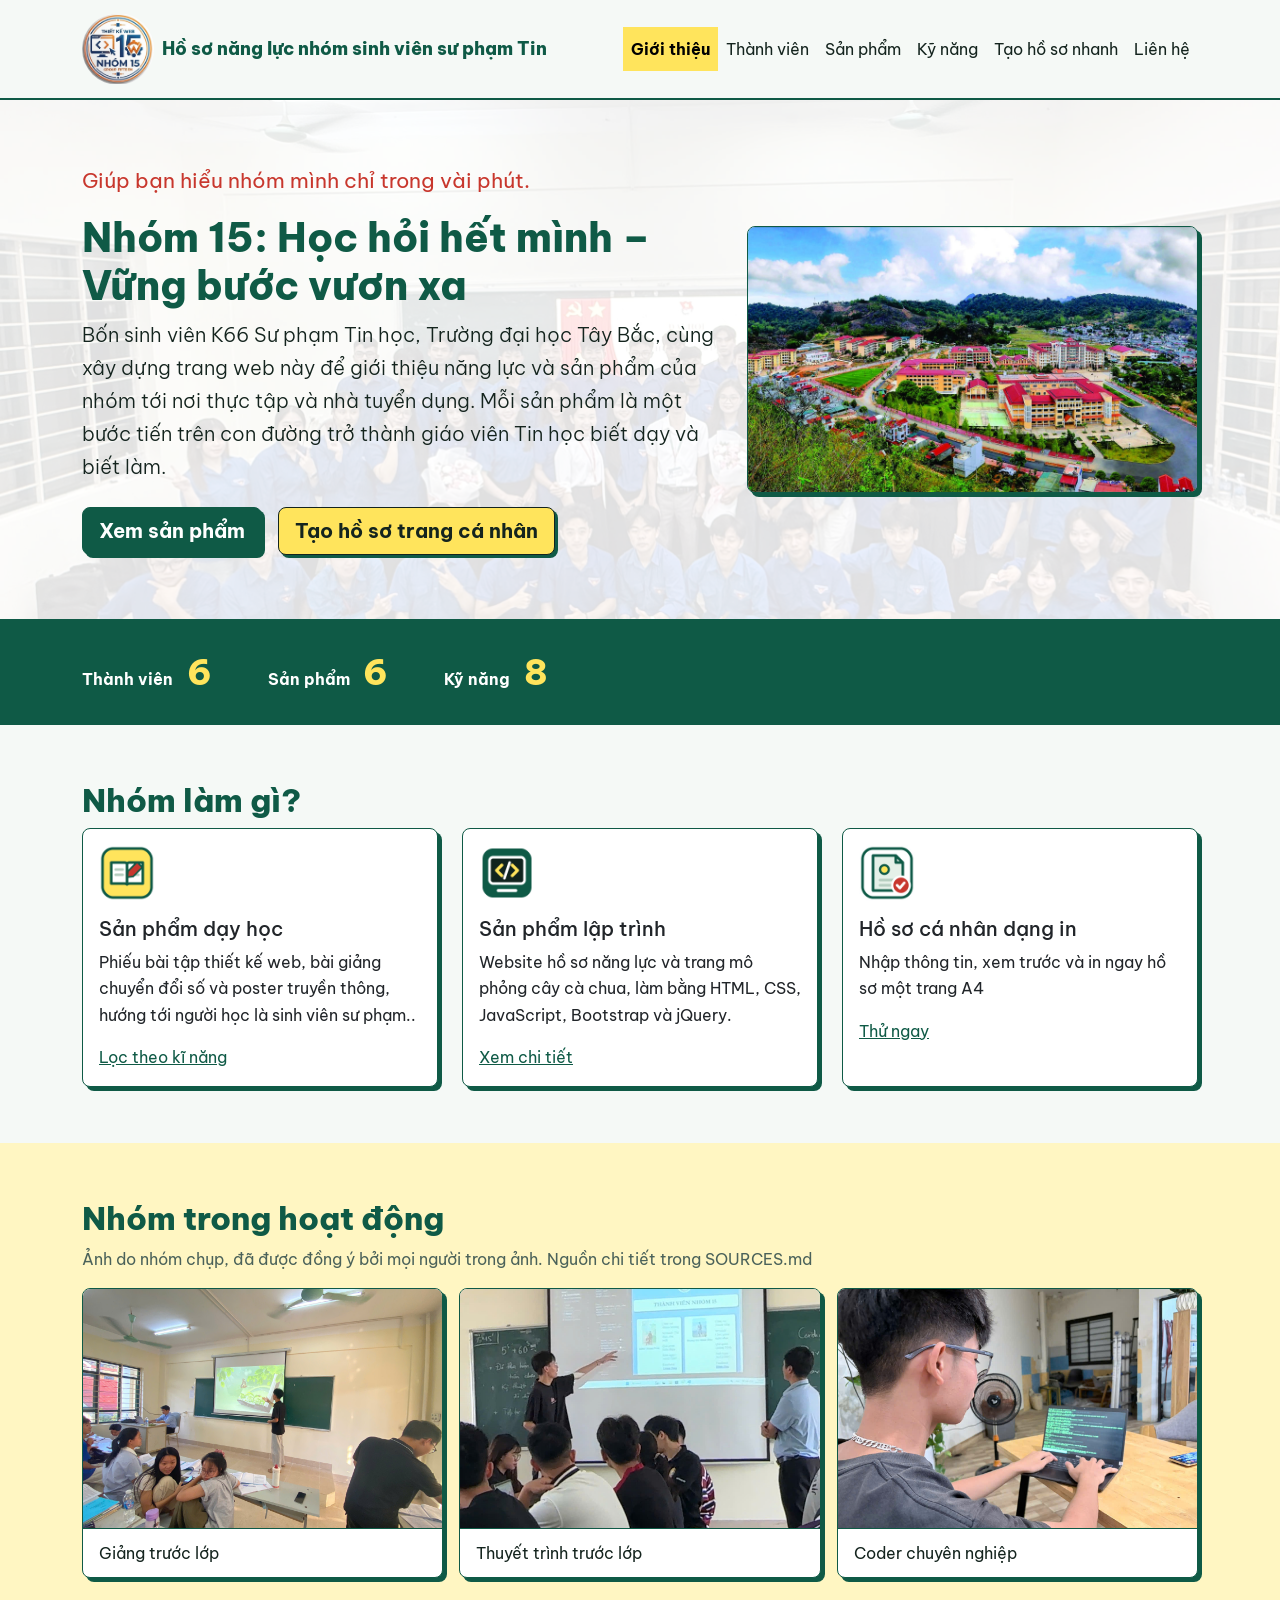
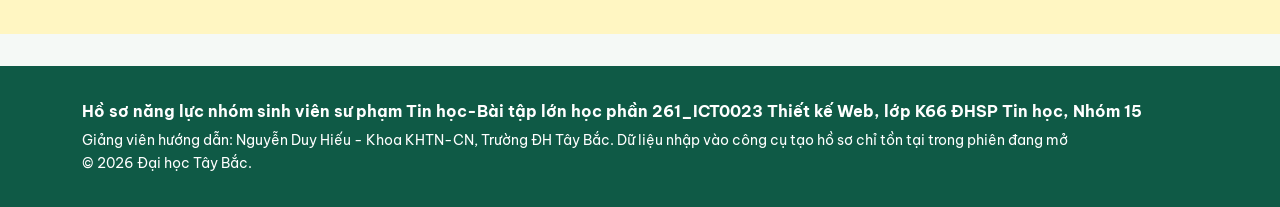
<file: index.html>
<!DOCTYPE html>
<html lang="vi">
    <head>
        <meta charset="UTF-8">
        <meta name="viewport" content="width=device-width, initial-scale=1">
        <meta name="description" content="Hồ sơ năng lực nhóm sinh viên sư phạm tin">
        <title>Giới thiệu : Hồ sơ năng lực nhóm sinh viên sư phạm tin</title>
        <link rel="preconnect" href="https://fonts.googleapis.com">
        <link rel="preconnect" href="https://fonts.gstatic.com" crossorigin>
        <link href="https://fonts.googleapis.com/css2?family=Be+Vietnam+Pro:wght@400;500;700;800&display=swap" rel="stylesheet">
        <link href="https://cdn.jsdelivr.net/npm/bootstrap@5.3.3/dist/css/bootstrap.min.css" rel="stylesheet">
        <link rel="stylesheet" href="css/style.css">
    </head>
    <body>
        <a class="skip-link" href="#main">Bỏ qua điều hướng</a>
        <header class="site-nav no-print"><nav class="navbar navbar-expand-lg"><div class="container">
            <a class="navbar-brand d-flex align-items-center gap-2" href="index.html"><img class="brand-logo phongto" src="image/logo.jpg" width="36" height="36" alt="Logo nhóm Sư phạm Tin" onerror="this.remove()"><span>Hồ sơ năng lực nhóm sinh viên sư phạm Tin</span>
             </a>
             <button class="navbar-toggler" type="button" data-bs-toggle="collapse" data-bs-target="#menu" aria-controls="menu" aria-expanded="false" aria-label="Mở menu"><span class="navbar-toggler-icon"></span></button>
             <div class="collapse navbar-collapse" id="menu"><ul class="navbar-nav ms-auto"><li class="nav-item"><a class="nav-link active phongto" href="index.html" aria-current="page">Giới thiệu</a></li><li class="nav-item phongto"><a class="nav-link" href="thanhvien.html">Thành viên</a></li><li class="nav-item phongto"><a class="nav-link" href="sanpham.html">Sản phẩm</a></li><li class="nav-item phongto"><a class="nav-link" href="kynang.html">Kỹ năng</a></li><li class="nav-item phongto"><a class="nav-link" href="congcu.html">Tạo hồ sơ nhanh</a></li><li class="nav-item phongto"><a class="nav-link" href="lienhe.html">Liên hệ</a></li></ul></div>
        </div></nav></header>
        <main id="main">
            <section class="hero" id="hero"><div class="container"><div class="row g-4 align-items-center"><div class="col-12 col-lg-7">
                <p class="margin-note"> Giúp bạn hiểu nhóm mình chỉ trong vài phút.</p>
                <h1>Nhóm 15: Học hỏi hết mình – Vững bước vươn xa</h1>
                <p class="lead">Bốn sinh viên K66 Sư phạm Tin học, Trường đại học Tây Bắc, cùng xây dựng trang web này để giới thiệu năng lực và sản phẩm của nhóm tới nơi thực tập và nhà tuyển dụng. Mỗi sản phẩm là một bước tiến trên con đường trở thành giáo viên Tin học biết dạy và biết làm.</p>
                <div class="d-flex flex-wrap gap-3 mt-4"><a class="btn btn-ink btn-lg phongto" href="sanpham.html">Xem sản phẩm</a>
                <a class="btn btn-mark btn-lg phongto" href="congcu.html">Tạo hồ sơ trang cá nhân</a></div>
            </div>
            <div class="col-12 col-lg-5"><img class="hero-pic phongto" src="image/anhbia.jpg" width="720" height="480" alt="Ảnh bìa hồ sơ nhóm sinh viên sư phạm Tin"></div></div></div>
        </section>

        <section class="stat-strip" aria-label="Số liệu nhóm"><div class="container"><dl><div><dt>Thành viên</dt><dd id="stat-members">-</dd></div><div><dt>Sản phẩm</dt><dd id="stat-products">-</dd></div><div><dt>Kỹ năng</dt><dd id="stat-skills">-</dd></div></dl></div></section>

        <section class="section"><div class="container">
            <h2>Nhóm làm gì?</h2>
            <div class="row g-4">
                <div class="col-12 col-md-4"><div class="card h-100"><div class="card-body"><img class="rounded mb-3 phongto" src="image/icondayhoc.jpg" width="56" height="56" alt="Biểu tượng Sản phẩm dạy học">
                <h3 class="h5">Sản phẩm dạy học</h3><p>Phiếu bài tập thiết kế web, bài giảng chuyển đổi số và poster truyền thông, hướng tới người học là sinh viên sư phạm..</p><a href="sanpham.html">Lọc theo kĩ năng</a></div>
            </div>
        </div>
        <div class="col-12 col-md-4"><div class="card h-100"><div class="card-body"><img class="rounded mb-3 phongto" src="image/iconlaptrinh.jpg" width="56" height="56" alt="Biểu tượng Sản phẩm lập trình"><h3 class="h5">Sản phẩm lập trình</h3><p>Website hồ sơ năng lực và trang mô phỏng cây cà chua, làm bằng HTML, CSS, JavaScript, Bootstrap và jQuery.</p><a href="sanpham.html">Xem chi tiết</a></div></div></div>
<div class="col-12 col-md-4"><div class="card h-100"><div class="card-body"><img class="rounded mb-3 phongto" src="image/iconhoso.jpg" width="56" height="56" alt="Biểu tượng Hồ sơ cá nhân"><h3 class="h5">Hồ sơ cá nhân dạng in</h3><p>Nhập thông tin, xem trước và in ngay hồ sơ một trang A4</p><a href="congcu.html">Thử ngay</a></div></div></div></div></div>
    </section>

    <section class="section warm"><div class="container"><h2>Nhóm trong hoạt động</h2><p class="lead-dark">Ảnh do nhóm chụp, đã được đồng ý bởi mọi người trong ảnh. Nguồn chi tiết trong SOURCES.md</p><div id="gallery" class="row g-3"></div></div></section>

        </main>
        <footer class="site-footer no-print"><div class="container">
            <p class="mb-1"><strong>Hồ sơ năng lực nhóm sinh viên sư phạm Tin học-Bài tập lớn học phần 261_ICT0023 Thiết kế Web, lớp K66 ĐHSP Tin học, Nhóm 15</strong></p>
            <p class="mb-0 small">Giảng viên hướng dẫn: Nguyễn Duy Hiếu - Khoa KHTN-CN, Trường ĐH Tây Bắc. Dữ liệu nhập vào công cụ tạo hồ sơ chỉ tồn tại trong phiên đang mở</p>
            <p class="mb-0 small">&copy; 2026 Đại học Tây Bắc.</p>
        </div></footer>
        <script src="https://cdnjs.cloudflare.com/ajax/libs/jquery/3.7.1/jquery.min.js"></script>
<script src="https://cdn.jsdelivr.net/npm/bootstrap@5.3.3/dist/js/bootstrap.bundle.min.js"></script>
<script src="js/data.js"></script>
<script src="js/main.js"></script>
    </body>
</html>
</file>
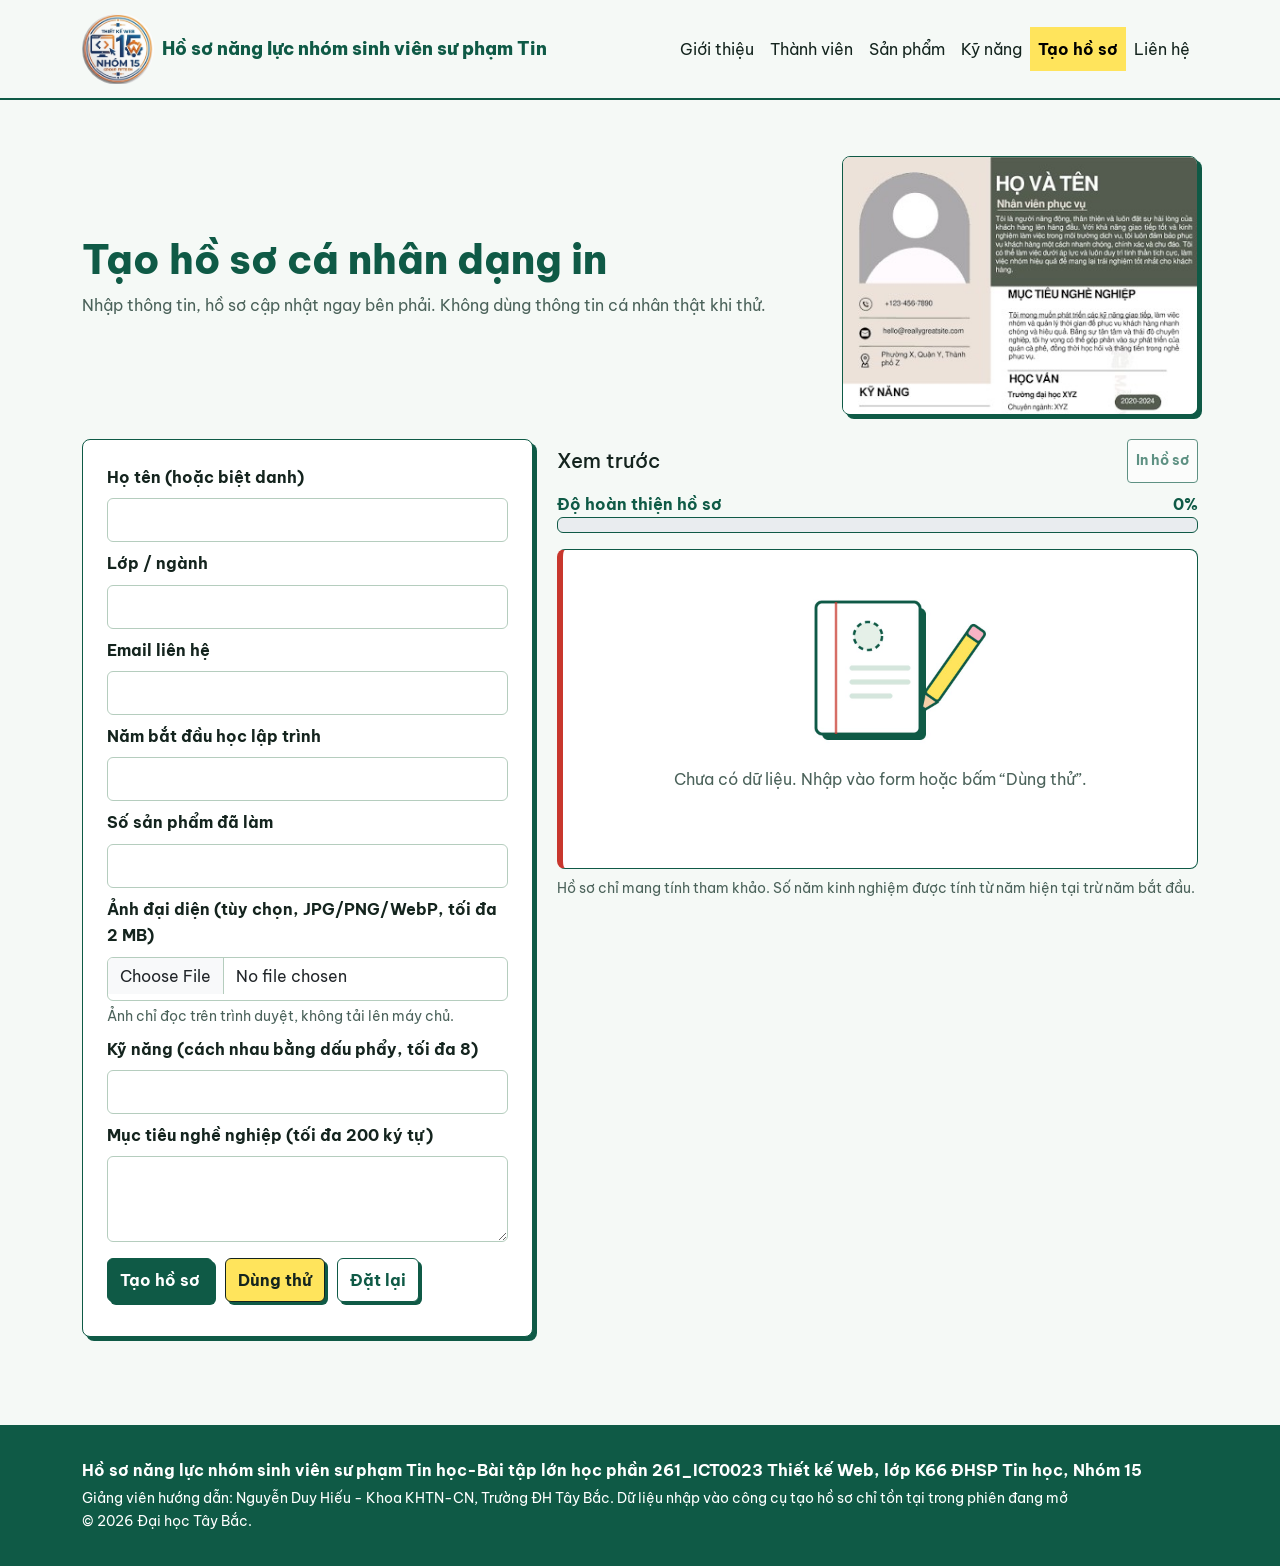
<file: congcu.html>
<!DOCTYPE html>
<html lang="vi">
<head>
<meta charset="UTF-8">
<meta name="viewport" content="width=device-width, initial-scale=1">
<meta name="description" content="Hồ sơ năng lực nhóm sinh viên sư phạm Tin: thành viên, sản phẩm dạy học và lập trình, kỹ năng.">
<title>Tạo hồ sơ | Hồ sơ năng lực nhóm sinh viên sư phạm Tin</title>
<link rel="preconnect" href="https://fonts.googleapis.com"><link rel="preconnect" href="https://fonts.gstatic.com" crossorigin>
<link href="https://fonts.googleapis.com/css2?family=Be+Vietnam+Pro:wght@400;500;700;800&display=swap" rel="stylesheet">
<link href="https://cdn.jsdelivr.net/npm/bootstrap@5.3.3/dist/css/bootstrap.min.css" rel="stylesheet">
<link rel="stylesheet" href="css/style.css">
</head>
<body>
<a class="skip-link" href="#main">Bỏ qua điều hướng</a>
<header class="site-nav no-print"><nav class="navbar navbar-expand-lg"><div class="container">
<a class="navbar-brand d-flex align-items-center gap-2" href="index.html"><img class="brand-logo phongto" src="image/logo.jpg" width="36" height="36" alt="Logo nhóm Sư phạm Tin" onerror="this.remove()"><span>Hồ sơ năng lực nhóm sinh viên sư phạm Tin</span></a>
<button class="navbar-toggler" type="button" data-bs-toggle="collapse" data-bs-target="#menu" aria-controls="menu" aria-expanded="false" aria-label="Mở menu"><span class="navbar-toggler-icon"></span></button>
<div class="collapse navbar-collapse" id="menu"><ul class="navbar-nav ms-auto"><li class="nav-item phongto"><a class="nav-link" href="index.html">Giới thiệu</a></li><li class="nav-item phongto"><a class="nav-link" href="thanhvien.html">Thành viên</a></li><li class="nav-item phongto"><a class="nav-link" href="sanpham.html">Sản phẩm</a></li><li class="nav-item phongto"><a class="nav-link" href="kynang.html">Kỹ năng</a></li><li class="nav-item phongto"><a class="nav-link active" href="congcu.html" aria-current="page">Tạo hồ sơ</a></li><li class="nav-item phongto"><a class="nav-link" href="lienhe.html">Liên hệ</a></li></ul></div>
</div></nav></header>
<main id="main">

<section class="section"><div class="container">
<div class="row align-items-center g-4 mb-4 no-print"><div class="col-12 col-md-8"><h1>Tạo hồ sơ cá nhân dạng in</h1>
<p class="lead-dark no-print">Nhập thông tin, hồ sơ cập nhật ngay bên phải. Không dùng thông tin cá nhân thật khi thử.</p></div><div class="col-12 col-md-4"><img class="page-banner phongto" src="image/bannertaohoso.jpg" width="480" height="300" alt="Ảnh mẫu một tờ hồ sơ cá nhân đã in (thay bằng ảnh hồ sơ thật)"></div></div>
<div class="row g-4">
<div class="col-12 col-lg-5 no-print"><form id="cv-form" class="panel" novalidate>
<div id="cv-errors" class="alert alert-danger d-none" role="alert" tabindex="-1"></div>
<div class="mb-2"><label for="t-name" class="form-label">Họ tên (hoặc biệt danh)</label><input id="t-name" class="form-control" autocomplete="off"><div class="invalid-feedback"></div></div>
<div class="mb-2"><label for="t-class" class="form-label">Lớp / ngành</label><input id="t-class" class="form-control" autocomplete="off"><div class="invalid-feedback"></div></div>
<div class="mb-2"><label for="t-email" class="form-label">Email liên hệ</label><input id="t-email" class="form-control" autocomplete="off"><div class="invalid-feedback"></div></div>
<div class="mb-2"><label for="t-start" class="form-label">Năm bắt đầu học lập trình</label><input id="t-start" class="form-control" inputmode="numeric"><div class="invalid-feedback"></div></div>
<div class="mb-2"><label for="t-projects" class="form-label">Số sản phẩm đã làm</label><input id="t-projects" class="form-control" inputmode="numeric"><div class="invalid-feedback"></div></div>
<div class="mb-2"><label for="t-photo" class="form-label">Ảnh đại diện (tùy chọn, JPG/PNG/WebP, tối đa 2 MB)</label><input id="t-photo" type="file" accept="image/jpeg,image/png,image/webp" class="form-control"><div class="invalid-feedback"></div><div class="form-text small text-muted-fg">Ảnh chỉ đọc trên trình duyệt, không tải lên máy chủ.</div></div>
<div class="mb-2"><label for="t-skills" class="form-label">Kỹ năng (cách nhau bằng dấu phẩy, tối đa 8)</label><input id="t-skills" class="form-control" autocomplete="off"><div class="invalid-feedback"></div></div>
<div class="mb-3"><label for="t-goal" class="form-label">Mục tiêu nghề nghiệp (tối đa 200 ký tự)</label><textarea id="t-goal" class="form-control" rows="3"></textarea><div class="invalid-feedback"></div></div>
<button class="btn btn-ink phongto" type="submit">Tạo hồ sơ</button>
<button id="cv-sample" class="btn btn-mark phongto" type="button">Dùng thử</button>
<button class="btn btn-outline-ink phongto" type="reset">Đặt lại</button>
</form></div>
<div class="col-12 col-lg-7">
<div class="d-flex justify-content-between align-items-center mb-2 no-print"><h2 class="h5 mb-0">Xem trước</h2><button id="cv-print" class="btn btn-outline-ink btn-sm" type="button" disabled>In hồ sơ</button></div>
<div class="progress-label no-print"><span>Độ hoàn thiện hồ sơ</span><span id="cv-progress-pct">0%</span></div>
<div class="progress mb-3 no-print" role="progressbar" aria-label="Độ hoàn thiện hồ sơ" aria-valuemin="0" aria-valuemax="100" aria-valuenow="0" id="cv-progress-wrap"><div id="cv-progress" class="progress-bar" style="width:0%"></div></div>
<article id="cv" class="cv-sheet" aria-live="polite"><div class="cv-empty-state"><img src="image/cvtrong.jpg" width="240" height="160" alt="Tờ hồ sơ còn trống đặt cạnh cây bút (thay bằng ảnh minh họa của nhóm)"><p>Chưa có dữ liệu. Nhập vào form hoặc bấm “Dùng thử”.</p></div></article>
<p class="small text-muted-fg mt-2 no-print">Hồ sơ chỉ mang tính tham khảo. Số năm kinh nghiệm được tính từ năm hiện tại trừ năm bắt đầu.</p>
</div></div></div></section>

</main>
        <footer class="site-footer no-print"><div class="container">
            <p class="mb-1"><strong>Hồ sơ năng lực nhóm sinh viên sư phạm Tin học-Bài tập lớn học phần 261_ICT0023 Thiết kế Web, lớp K66 ĐHSP Tin học, Nhóm 15</strong></p>
            <p class="mb-0 small">Giảng viên hướng dẫn: Nguyễn Duy Hiếu - Khoa KHTN-CN, Trường ĐH Tây Bắc. Dữ liệu nhập vào công cụ tạo hồ sơ chỉ tồn tại trong phiên đang mở</p>
            <p class="mb-0 small">&copy; 2026 Đại học Tây Bắc.</p>
        </div></footer>


<script src="https://cdnjs.cloudflare.com/ajax/libs/jquery/3.7.1/jquery.min.js"></script>
<script src="https://cdn.jsdelivr.net/npm/bootstrap@5.3.3/dist/js/bootstrap.bundle.min.js"></script>
<script src="js/data.js"></script>
<script src="js/main.js"></script>
</body>
</html>
</file>
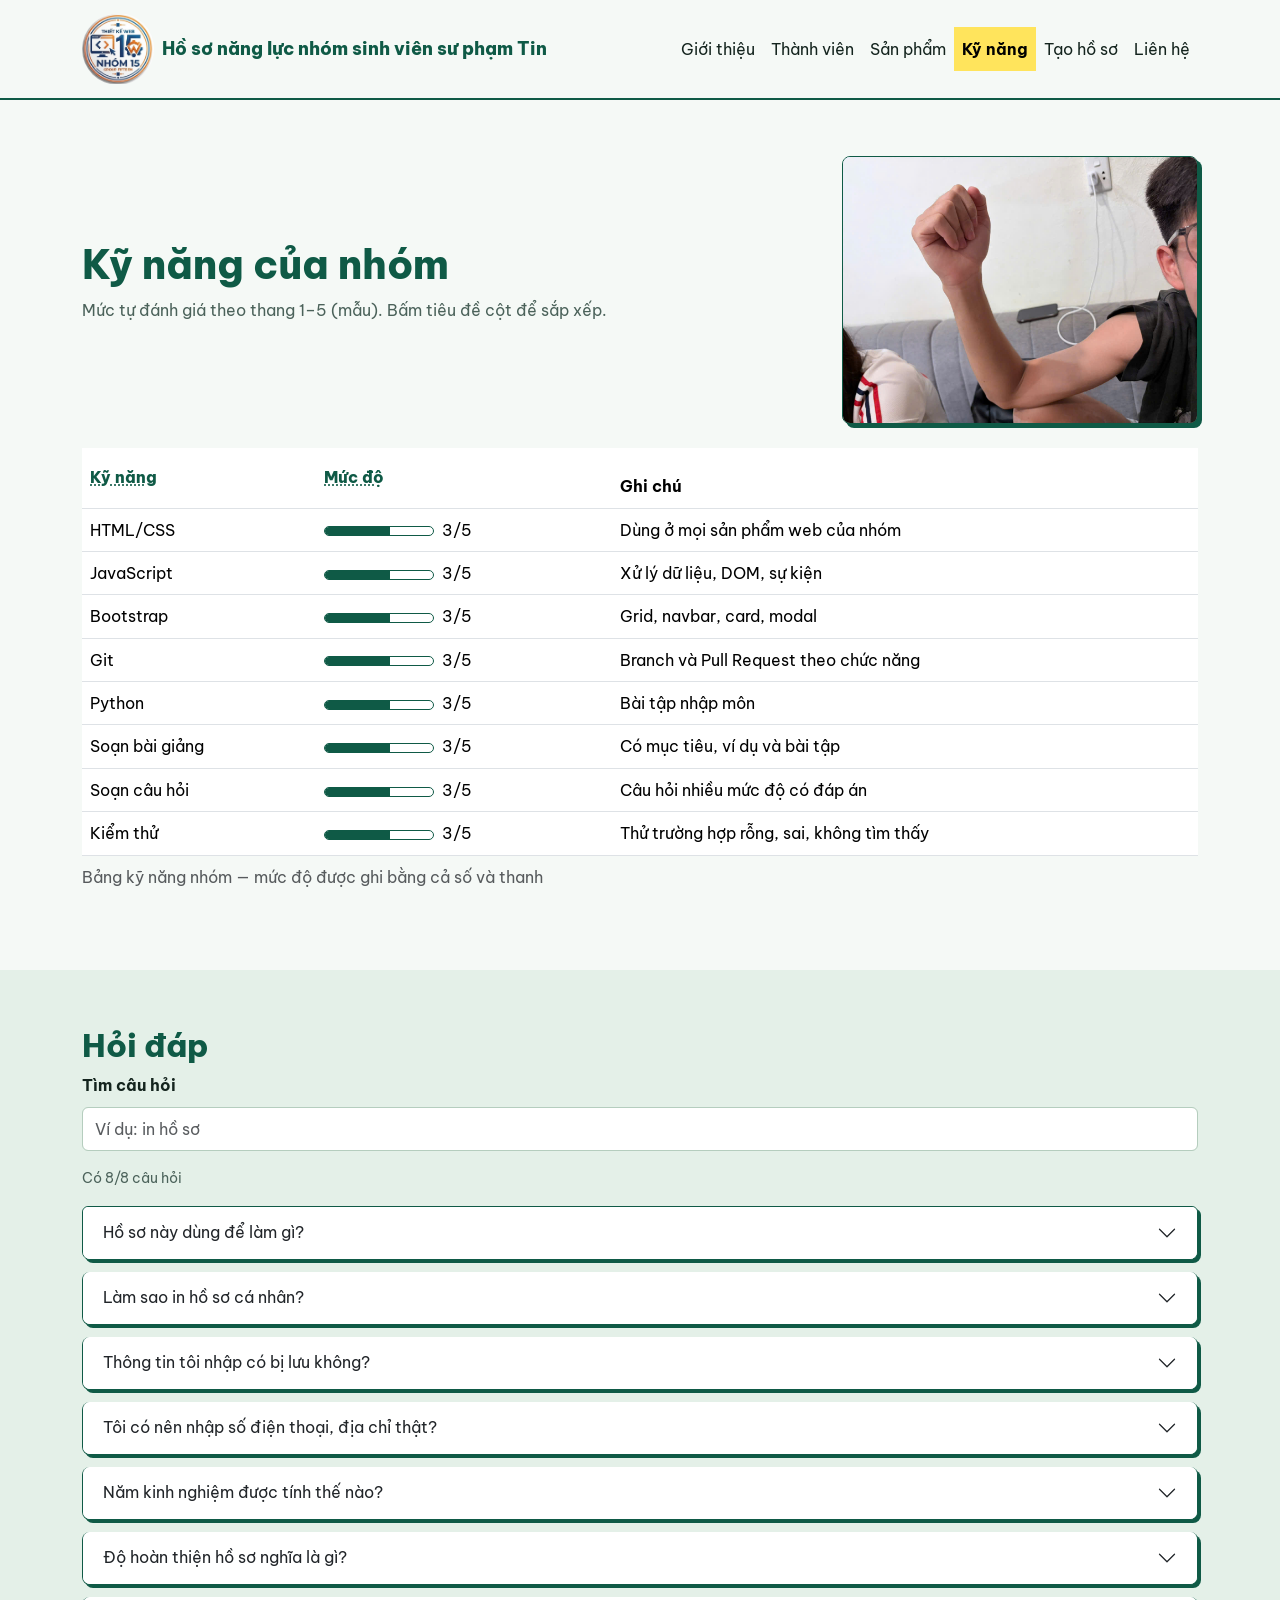
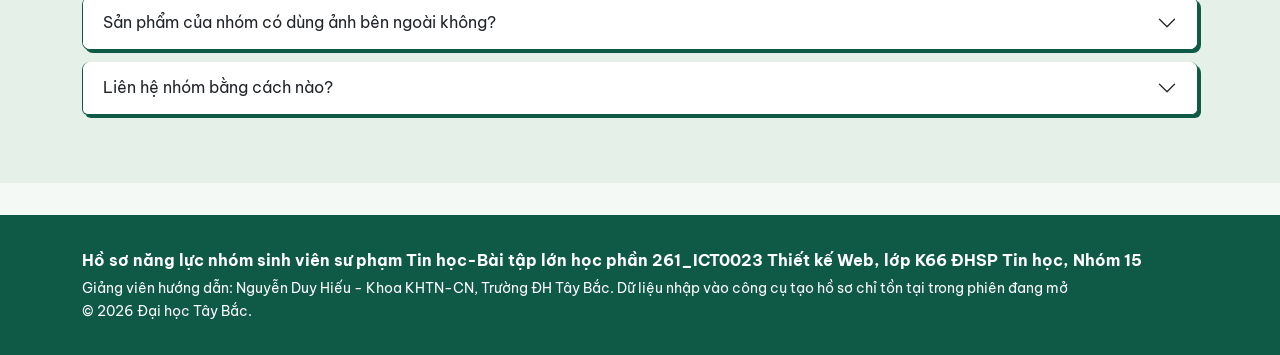
<file: kynang.html>
<!DOCTYPE html>
<html lang="vi">
    <head>
        <meta charset="UTF-8">
        <meta name="viewport" content="width=device-width, initial-scale=1">
        <meta name="description" content="Hồ sơ năng lực nhóm sinh viên sư phạm Tin: thành viên, sản phẩm dạy học và lập trình, kỹ năng.">
        <title>Kỹ năng | Hồ sơ năng lực nhóm sinh viên sư phạm Tin</title>
        <link rel="preconnect" href="https://fonts.googleapis.com"><link rel="preconnect" href="https://fonts.gstatic.com" crossorigin>
        <link href="https://fonts.googleapis.com/css2?family=Be+Vietnam+Pro:wght@400;500;700;800&display=swap" rel="stylesheet">
        <link href="https://cdn.jsdelivr.net/npm/bootstrap@5.3.3/dist/css/bootstrap.min.css" rel="stylesheet">
        <link rel="stylesheet" href="css/style.css">
</head>
<body>
        <a class="skip-link" href="#main">Bỏ qua điều hướng</a>
        <header class="site-nav no-print"><nav class="navbar navbar-expand-lg"><div class="container">
           <a class="navbar-brand d-flex align-items-center gap-2" href="index.html"><img class="brand-logo phongto" src="image/logo.jpg" width="36" height="36" alt="Logo nhóm Sư phạm Tin" onerror="this.remove()"><span>Hồ sơ năng lực nhóm sinh viên sư phạm Tin</span></a>
           <button class="navbar-toggler" type="button" data-bs-toggle="collapse" data-bs-target="#menu" aria-controls="menu" aria-expanded="false" aria-label="Mở menu"><span class="navbar-toggler-icon"></span></button>
          <div class="collapse navbar-collapse" id="menu"><ul class="navbar-nav ms-auto"><li class="nav-item phongto"><a class="nav-link" href="index.html">Giới thiệu</a></li><li class="nav-item phongto"><a class="nav-link" href="thanhvien.html">Thành viên</a></li><li class="nav-item phongto"><a class="nav-link" href="sanpham.html">Sản phẩm</a></li><li class="nav-item phongto"><a class="nav-link active" href="kynang.html" aria-current="page">Kỹ năng</a></li><li class="nav-item phongto"><a class="nav-link" href="congcu.html">Tạo hồ sơ</a></li><li class="nav-item phongto"><a class="nav-link" href="lienhe.html">Liên hệ</a></li></ul></div>
</div>
</nav>
</header>
<main id="main">
    <section class="section"><div class="container">
        <div class="row align-items-center g-4 mb-4"><div class="col-12 col-md-8"><h1>Kỹ năng của nhóm</h1>
        <p class="lead-dark">Mức tự đánh giá theo thang 1–5 (mẫu). Bấm tiêu đề cột để sắp xếp.</p></div><div class="col-12 col-md-4"><img class="page-banner phongto" src="image/bannerkynang.jpg" width="480" height="300" alt="Ảnh biểu đồ kỹ năng của nhóm (thay bằng ảnh minh họa của nhóm)"></div></div>
        <div class="table-responsive"><table class="table"><caption>Bảng kỹ năng nhóm — mức độ được ghi bằng cả số và thanh</caption>
        <thead><tr><th scope="col"><button class="sort-btn" data-key="name" type="button">Kỹ năng</button></th><th scope="col"><button class="sort-btn" data-key="level" type="button">Mức độ</button></th><th scope="col">Ghi chú</th></tr></thead>
        <tbody id="skill-body"></tbody></table></div>
        </div>
     </section>
<section class="section alt"><div class="container">
    <h2>Hỏi đáp</h2>
    <label for="faq-search" class="form-label">Tìm câu hỏi</label>
    <input id="faq-search" class="form-control mb-3" type="search" placeholder="Ví dụ: in hồ sơ">
    <p id="faq-count" class="small text-muted-fg" aria-live="polite"></p>
    <div class="accordion" id="faq-list"></div>
    <div id="faq-empty" class="alert alert-warning d-none mt-3" role="status">Chưa có câu trả lời phù hợp. <a href="lienhe.html">Gửi câu hỏi cho nhóm</a>.</div>
    </div>
</section>
</main>
        <footer class="site-footer no-print"><div class="container">
            <p class="mb-1"><strong>Hồ sơ năng lực nhóm sinh viên sư phạm Tin học-Bài tập lớn học phần 261_ICT0023 Thiết kế Web, lớp K66 ĐHSP Tin học, Nhóm 15</strong></p>
            <p class="mb-0 small">Giảng viên hướng dẫn: Nguyễn Duy Hiếu - Khoa KHTN-CN, Trường ĐH Tây Bắc. Dữ liệu nhập vào công cụ tạo hồ sơ chỉ tồn tại trong phiên đang mở</p>
            <p class="mb-0 small">&copy; 2026 Đại học Tây Bắc.</p>
        </div>
        </footer>
          <script src="https://cdnjs.cloudflare.com/ajax/libs/jquery/3.7.1/jquery.min.js"></script>
          <script src="https://cdn.jsdelivr.net/npm/bootstrap@5.3.3/dist/js/bootstrap.bundle.min.js"></script>
          <script src="js/data.js"></script>
          <script src="js/main.js"></script>
</body>
</html>
</file>
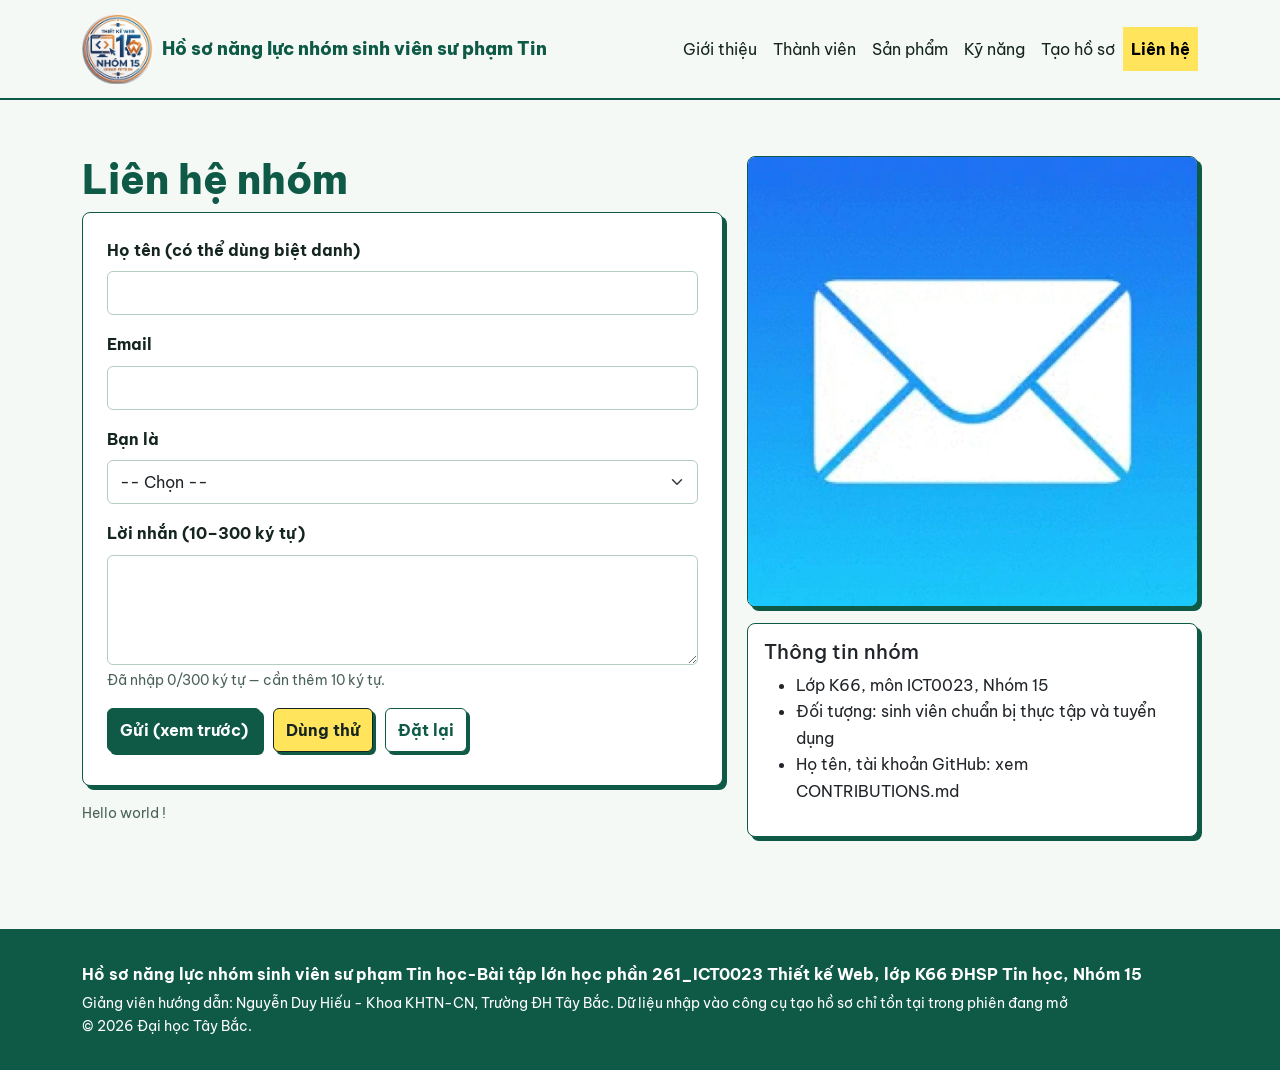
<file: lienhe.html>
<!DOCTYPE html>
<html lang="vi">
<head>
<meta charset="UTF-8">
<meta name="viewport" content="width=device-width, initial-scale=1">
<meta name="description" content="Hồ sơ năng lực nhóm sinh viên sư phạm Tin: thành viên, sản phẩm dạy học và lập trình, kỹ năng.">
<title>Liên hệ | Hồ sơ năng lực nhóm sinh viên sư phạm Tin</title>
<link rel="preconnect" href="https://fonts.googleapis.com"><link rel="preconnect" href="https://fonts.gstatic.com" crossorigin>
<link href="https://fonts.googleapis.com/css2?family=Be+Vietnam+Pro:wght@400;500;700;800&display=swap" rel="stylesheet">
<link href="https://cdn.jsdelivr.net/npm/bootstrap@5.3.3/dist/css/bootstrap.min.css" rel="stylesheet">
<link rel="stylesheet" href="css/style.css">
</head>
<body>
<a class="skip-link" href="#main">Bỏ qua điều hướng</a>
<header class="site-nav no-print"><nav class="navbar navbar-expand-lg"><div class="container">
<a class="navbar-brand d-flex align-items-center gap-2" href="index.html"><img class="brand-logo phongto" src="image/logo.jpg" width="36" height="36" alt="Logo nhóm Sư phạm Tin" onerror="this.remove()"><span>Hồ sơ năng lực nhóm sinh viên sư phạm Tin</span></a>
<button class="navbar-toggler" type="button" data-bs-toggle="collapse" data-bs-target="#menu" aria-controls="menu" aria-expanded="false" aria-label="Mở menu"><span class="navbar-toggler-icon"></span></button>
<div class="collapse navbar-collapse" id="menu"><ul class="navbar-nav ms-auto"><li class="nav-item phongto"><a class="nav-link" href="index.html">Giới thiệu</a></li><li class="nav-item phongto"><a class="nav-link" href="thanhvien.html">Thành viên</a></li><li class="nav-item phongto"><a class="nav-link" href="sanpham.html">Sản phẩm</a></li><li class="nav-item phongto"><a class="nav-link" href="kynang.html">Kỹ năng</a></li><li class="nav-item phongto"><a class="nav-link" href="congcu.html">Tạo hồ sơ</a></li><li class="nav-item phongto"><a class="nav-link active" href="lienhe.html" aria-current="page">Liên hệ</a></li></ul></div>
</div></nav></header>
<main id="main">

<section class="section"><div class="container"><div class="row g-4">
<div class="col-12 col-lg-7"><h1>Liên hệ nhóm</h1>
<form id="contact-form" class="panel" novalidate>
<div id="form-errors" class="alert alert-danger d-none" role="alert" tabindex="-1"></div>
<div class="mb-3"><label for="f-name" class="form-label">Họ tên (có thể dùng biệt danh)</label><input id="f-name" class="form-control" autocomplete="off"><div class="invalid-feedback"></div></div>
<div class="mb-3"><label for="f-email" class="form-label">Email</label><input id="f-email" type="email" class="form-control" autocomplete="off"><div class="invalid-feedback"></div></div>
<div class="mb-3"><label for="f-topic" class="form-label">Bạn là</label><select id="f-topic" class="form-select"><option value="">-- Chọn --</option><option>Nơi thực tập / nhà tuyển dụng</option><option>Giảng viên</option><option>Bạn học</option><option>Khác</option></select><div class="invalid-feedback"></div></div>
<div class="mb-1"><label for="f-msg" class="form-label">Lời nhắn (10–300 ký tự)</label><textarea id="f-msg" class="form-control" rows="4"></textarea><div class="invalid-feedback"></div></div>
<p id="f-count" class="small text-muted-fg" aria-live="polite">Đã nhập 0/300 ký tự — cần thêm 10 ký tự.</p>
<button class="btn btn-ink phongto" type="submit">Gửi (xem trước)</button>
<button id="f-sample" class="btn btn-mark phongto" type="button">Dùng thử</button>
<button class="btn btn-outline-ink phongto" type="reset">Đặt lại</button>
</form>
<p class="small text-muted-fg mt-3">Hello world !</p></div>
<div class="col-12 col-lg-5"><img class="page-banner mb-3 phongto" src="image/bannerlienhe.jpg" width="480" height="300" alt="Ảnh phong thư và khung hội thoại (thay bằng ảnh nhóm khi liên hệ)"><div class="card"><div class="card-body"><h2 class="h5">Thông tin nhóm</h2><ul><li>Lớp K66, môn ICT0023, Nhóm 15</li><li>Đối tượng: sinh viên chuẩn bị thực tập và tuyển dụng</li><li>Họ tên, tài khoản GitHub: xem CONTRIBUTIONS.md</li></ul></div></div></div>
</div></div></section>
<div class="modal fade" id="previewModal" tabindex="-1" aria-labelledby="previewTitle" aria-hidden="true"><div class="modal-dialog modal-dialog-centered"><div class="modal-content">
<div class="modal-header"><h2 class="modal-title h5" id="previewTitle">Lời nhắn (xem trước)</h2><button type="button" class="btn-close" data-bs-dismiss="modal" aria-label="Đóng"></button></div>
<div class="modal-body" id="previewBody"></div>
<div class="modal-footer"><button class="btn btn-outline-ink" data-bs-dismiss="modal" type="button">Đóng</button></div></div></div></div>

</main>
        <footer class="site-footer no-print"><div class="container">
            <p class="mb-1"><strong>Hồ sơ năng lực nhóm sinh viên sư phạm Tin học-Bài tập lớn học phần 261_ICT0023 Thiết kế Web, lớp K66 ĐHSP Tin học, Nhóm 15</strong></p>
            <p class="mb-0 small">Giảng viên hướng dẫn: Nguyễn Duy Hiếu - Khoa KHTN-CN, Trường ĐH Tây Bắc. Dữ liệu nhập vào công cụ tạo hồ sơ chỉ tồn tại trong phiên đang mở</p>
            <p class="mb-0 small">&copy; 2026 Đại học Tây Bắc.</p>
        </div></footer>
<script src="https://cdnjs.cloudflare.com/ajax/libs/jquery/3.7.1/jquery.min.js"></script>
<script src="https://cdn.jsdelivr.net/npm/bootstrap@5.3.3/dist/js/bootstrap.bundle.min.js"></script>
<script src="js/data.js"></script>
<script src="js/main.js"></script>
</body>
</html>
</file>
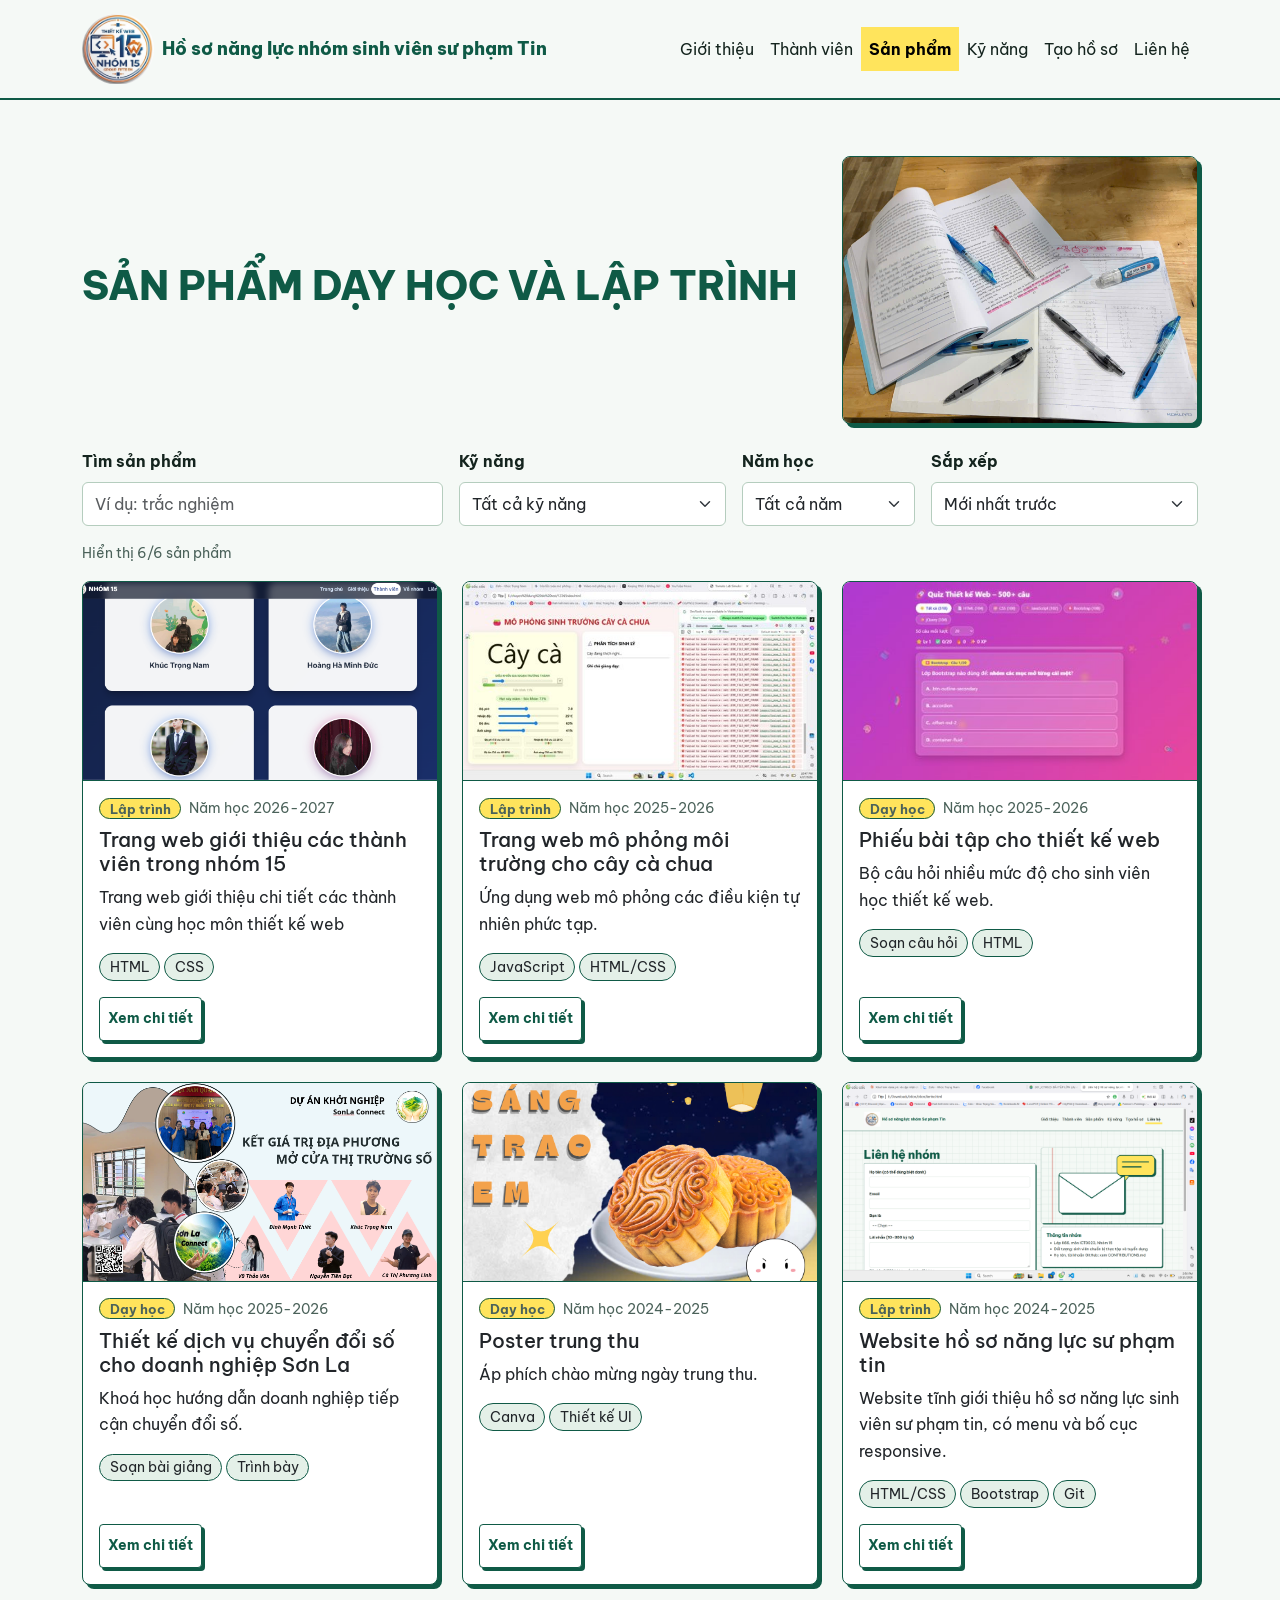
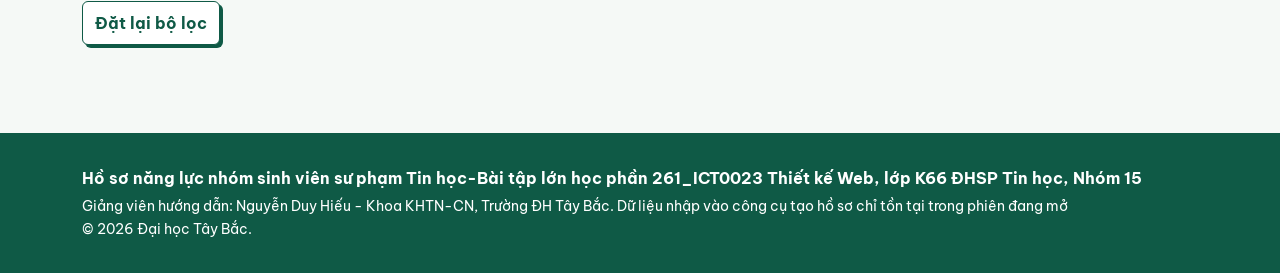
<file: sanpham.html>
<!DOCTYPE html>
<html lang="vi">
<head>
    <meta charset="UTF-8">
    <meta name="viewport" content="width=device-width, initial-scale=1">
    <meta name="description" content="Hồ sơ năng lực nhóm sinh viên sư phạm Tin: sản phẩm dạy học và lập trình, kỹ năng.">
    <title>Sản phẩm | Hồ sơ năng lực nhóm sinh viên sư phạm Tin</title>
    <link rel="preconnect" href="https://fonts.googleapis.com">
     <link rel="preconnect" href="https://fonts.gstatic.com" crossorigin>
      <link href="https://fonts.googleapis.com/css2?family=Be+Vietnam+Pro:wght@400;500;700;800&display=swap" rel="stylesheet">
       <link href="https://cdn.jsdelivr.net/npm/bootstrap@5.3.3/dist/css/bootstrap.min.css" rel="stylesheet">
        <link rel="stylesheet" href="css/style.css">
</head>
<body>
    <a class="skip-link" href="#main">Bỏ qua điều hướng</a>
    <header class="site-nav no-print">
        <nav class="navbar navbar-expand-lg">
            <div class="container">
                <a class="navbar-brand d-flex align-items-center gap-2" href="index.html">
                    <img class="brand-logo phongto" src="image/logo.jpg" width="36" height="36" alt="Logo nhóm Sư phạm Tin" onerror="this.remove()">
                    <span>Hồ sơ năng lực nhóm sinh viên sư phạm Tin</span>
                </a>
                <button class="navbar-toggler" type="button" data-bs-toggle="collapse" data-bs-target="#menu" aria-controls="menu" aria-expanded="false" aria-label="Mở menu">
                    <span class="navbar-toggler-icon"></span>
                </button>
                <div class="collapse navbar-collapse" id="menu">
                    <ul class="navbar-nav ms-auto">
                        <li class="nav-item phongto"><a class="nav-link" href="index.html">Giới thiệu</a></li>
                        <li class="nav-item phongto"><a class="nav-link" href="thanhvien.html">Thành viên</a></li>
                        <li class="nav-item phongto"><a class="nav-link active" href="sanpham.html" aria-current="page">Sản phẩm</a></li>
                        <li class="nav-item phongto"><a class="nav-link" href="kynang.html">Kỹ năng</a></li>
                        <li class="nav-item phongto"><a class="nav-link" href="congcu.html">Tạo hồ sơ</a></li>
                        <li class="nav-item phongto"><a class="nav-link" href="lienhe.html">Liên hệ</a></li>
                    </ul>
                </div>
            </div>
        </nav>
    </header>
    <main id="main">
        <section class="section">
            <div class="container">
                <div class="row align-items-center g-4 mb-4">
                    <div class="col-12 col-md-8">
                        <h1>SẢN PHẨM DẠY HỌC VÀ LẬP TRÌNH</h1>
                    </div>
                    <div class="col-12 col-md-4">
                        <img class="page-banner phongto" src="image/bannersanpham.jpg" width="480" height="300" alt="Ảnh sản phẩm tiêu biểu của nhóm trên laptop">
                    </div>
                </div>
                <form id="p-filter-form" onsubmit="return false;" class="mb-3">
                    <div class="row g-3 align-items-end">
                        <div class="col-12 col-md-4">
                            <label for="p-search" class="form-label">Tìm sản phẩm</label>
                            <input id="p-search" name="search" type="search" class="form-control" placeholder="Ví dụ: trắc nghiệm">
                        </div>
                        <div class="col-6 col-md-3">
                            <label for="p-skill" class="form-label">Kỹ năng</label>
                            <select id="p-skill" name="skill" class="form-select"></select>
                        </div>
                        <div class="col-6 col-md-2">
                            <label for="p-year" class="form-label">Năm học</label>
                            <select id="p-year" name="year" class="form-select"></select>
                        </div>
                        <div class="col-12 col-md-3">
                            <label for="p-sort" class="form-label">Sắp xếp</label>
                            <select id="p-sort" name="sort" class="form-select">
                                <option value="new">Mới nhất trước</option>
                                <option value="az">Tên A đến Z</option>
                            </select>
                        </div>
                    </div>
                </form>
                <p id="p-count" class="small text-muted-fg" aria-live="polite"></p>
                <div id="product-list" class="row g-4"></div>
                <div id="product-empty" class="alert alert-warning d-none" role="status">Không tìm thấy sản phẩm. Hãy đổi bộ lọc hoặc bấm “Đặt lại”.</div>
                <button id="p-reset" class="btn btn-outline-ink mt-3 phongto" type="button">Đặt lại bộ lọc</button>
            </div>
        </section>
        <div class="modal fade" id="productModal" tabindex="-1" aria-labelledby="productModalTitle" aria-hidden="true">
            <div class="modal-dialog modal-dialog-centered">
                <div class="modal-content">
                    <div class="modal-header">
                        <h2 class="modal-title h5" id="productModalTitle"></h2>
                        <button type="button" class="btn-close" data-bs-dismiss="modal" aria-label="Đóng"></button>
                    </div>
                    <div class="modal-body" id="productModalBody"></div>
                </div>
            </div>
        </div>
    </main>
    <footer class="site-footer no-print">
        <div class="container">
            <p class="mb-1"><strong>Hồ sơ năng lực nhóm sinh viên sư phạm Tin học-Bài tập lớn học phần 261_ICT0023 Thiết kế Web, lớp K66 ĐHSP Tin học, Nhóm 15</strong></p>
            <p class="mb-0 small">Giảng viên hướng dẫn: Nguyễn Duy Hiếu - Khoa KHTN-CN, Trường ĐH Tây Bắc. Dữ liệu nhập vào công cụ tạo hồ sơ chỉ tồn tại trong phiên đang mở</p>
            <p class="mb-0 small">&copy; 2026 Đại học Tây Bắc.</p>
        </div>
    </footer>
    <script src="https://cdnjs.cloudflare.com/ajax/libs/jquery/3.7.1/jquery.min.js"></script>
    <script src="https://cdn.jsdelivr.net/npm/bootstrap@5.3.3/dist/js/bootstrap.bundle.min.js"></script>
    <script src="js/data.js"></script>
    <script src="js/main.js"></script>
</body>
</html>
</file>
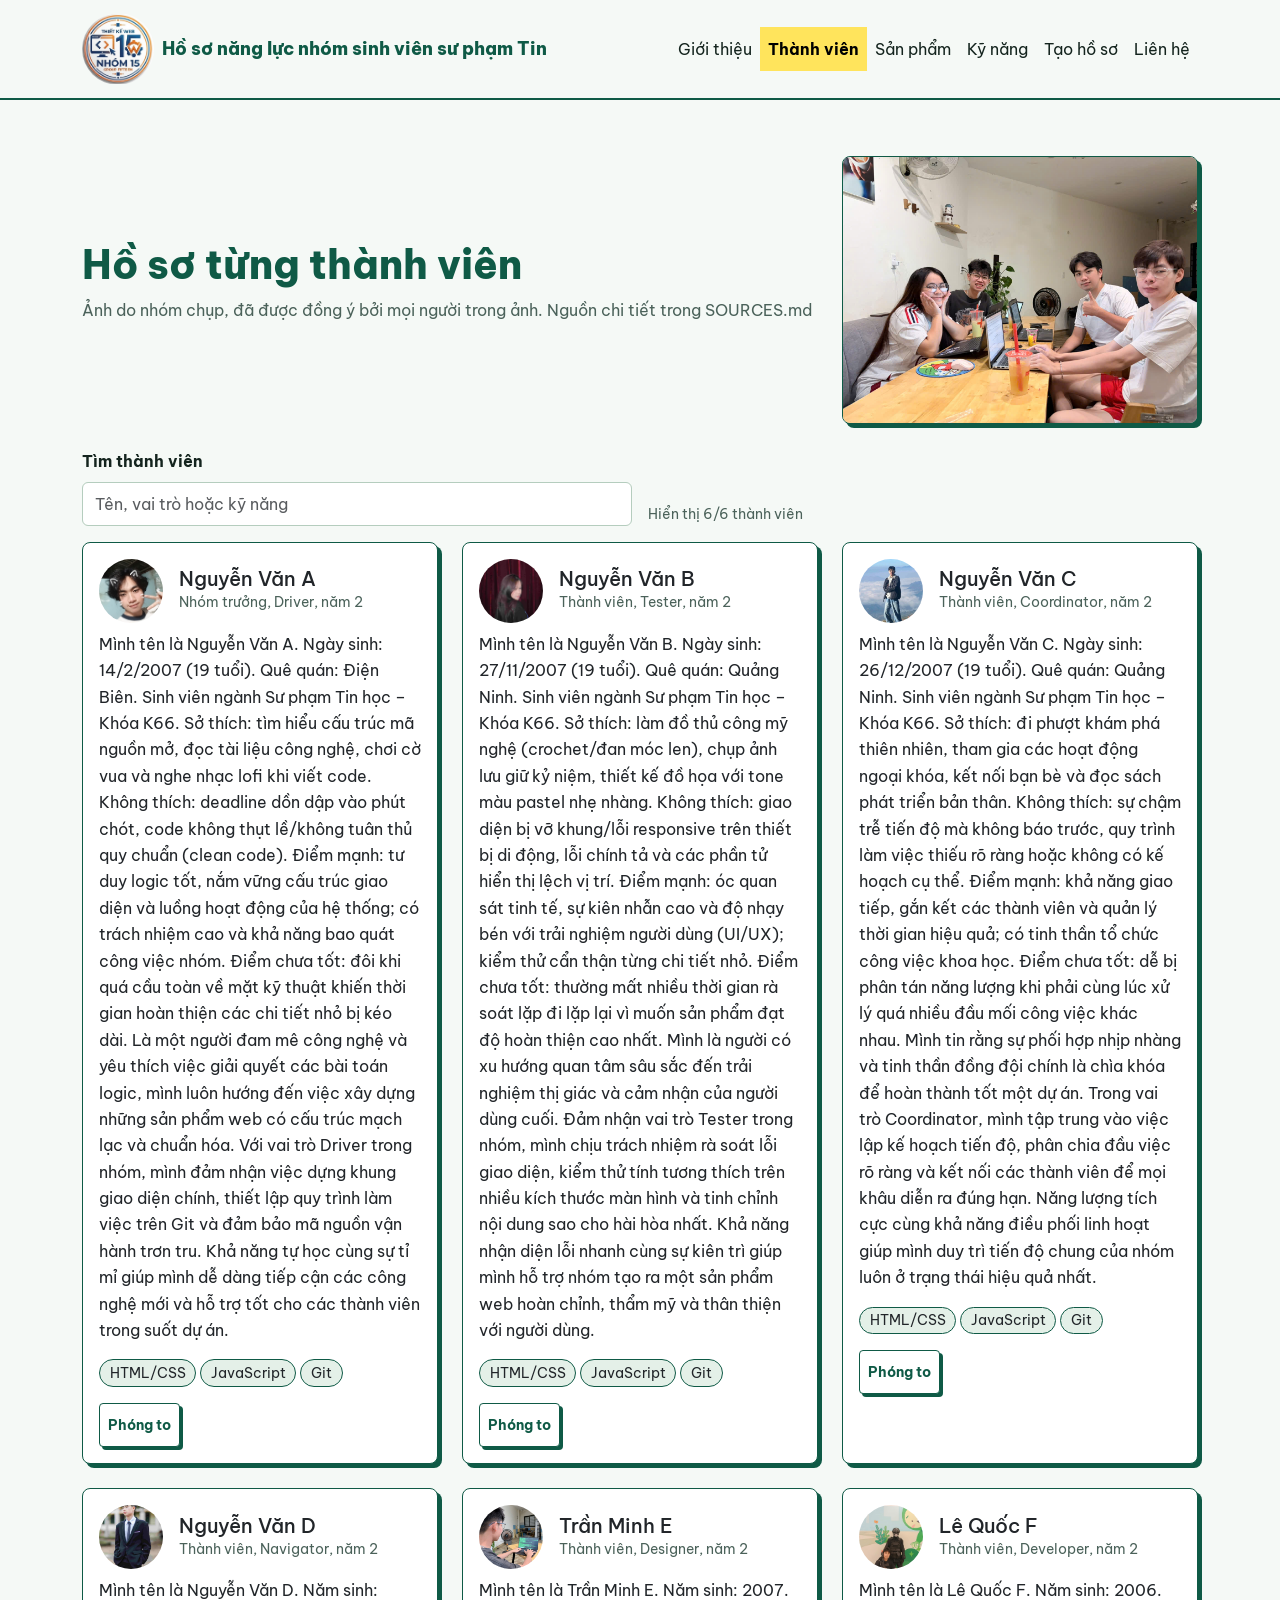
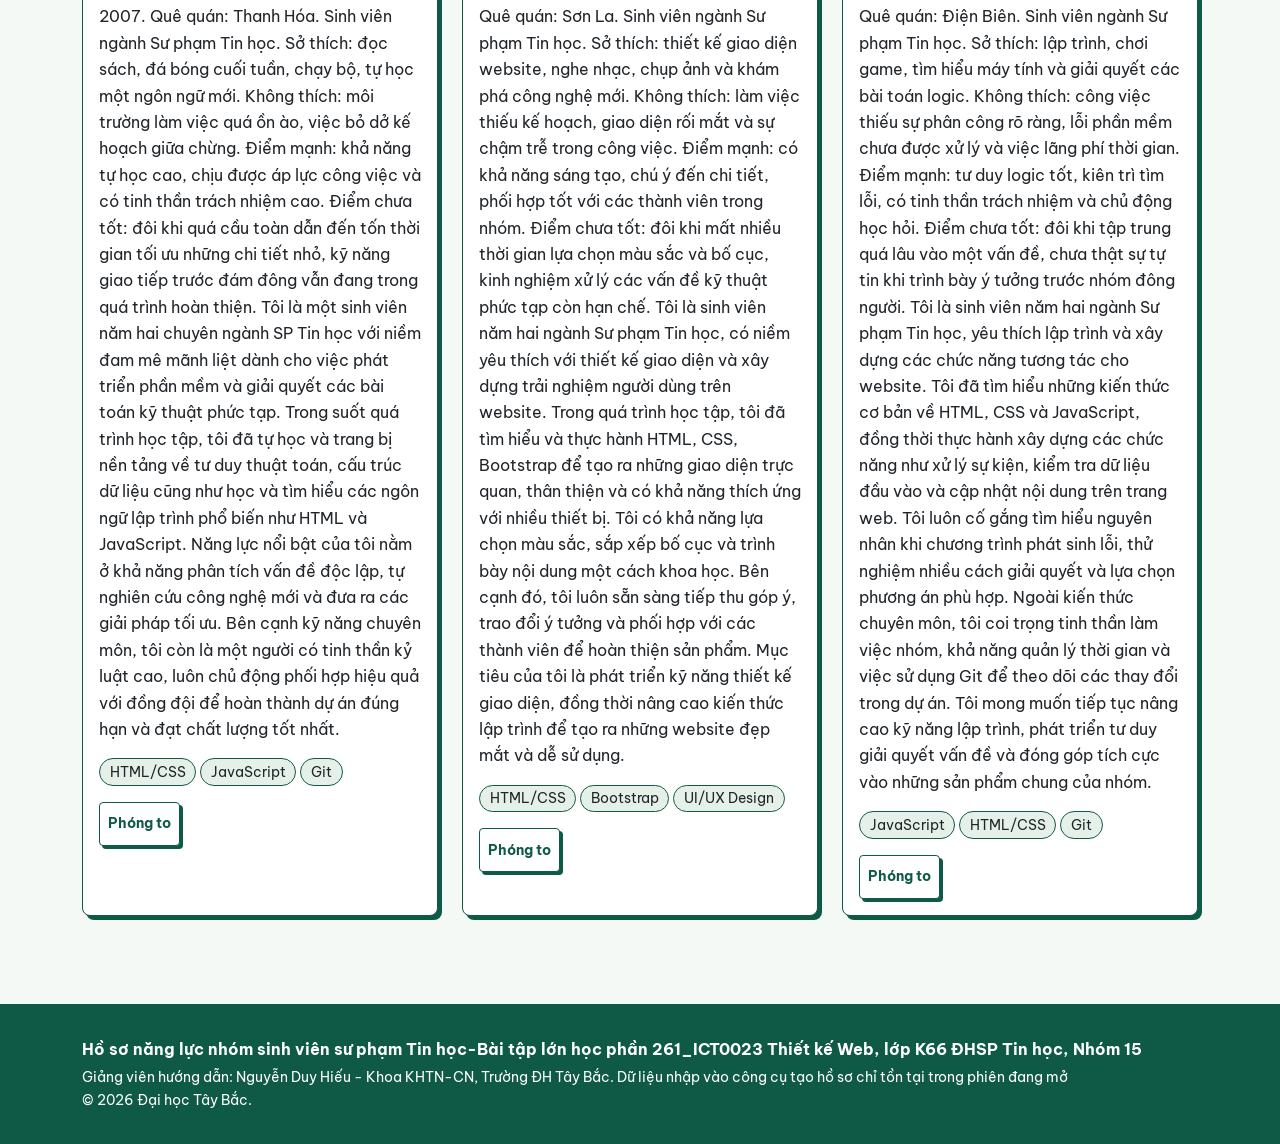
<file: thanhvien.html>
<!DOCTYPE html>
<html lang="vi">
<head>
    <meta charset="UTF-8">
    <meta name="viewport" content="width=device-width, initial-scale=1">
    <meta name="description" content="Hồ sơ năng lực nhóm sinh viên sư phạm Tin: thành viên, sản phẩm dạy học và lập trình, kỹ năng.">
    <title>Thành viên | Hồ sơ năng lực nhóm sinh viên sư phạm Tin</title>
    <link rel="preconnect" href="https://fonts.googleapis.com">
    <link rel="preconnect" href="https://fonts.gstatic.com" crossorigin>
    <link href="https://fonts.googleapis.com/css2?family=Be+Vietnam+Pro:wght@400;500;700;800&display=swap" rel="stylesheet">
    <link href="https://cdn.jsdelivr.net/npm/bootstrap@5.3.3/dist/css/bootstrap.min.css" rel="stylesheet">
    <link rel="stylesheet" href="css/style.css">
</head>
<body>
    <a class="skip-link" href="#main">Bỏ qua điều hướng</a>
    <header class="site-nav no-print">
        <nav class="navbar navbar-expand-lg">
            <div class="container">
                <a class="navbar-brand d-flex align-items-center gap-2" href="index.html">
                    <img class="brand-logo phongto" src="image/logo.jpg" width="36" height="36" alt="Logo nhóm Sư phạm Tin" onerror="this.remove()">
                    <span>Hồ sơ năng lực nhóm sinh viên sư phạm Tin</span>
                </a>
                <button class="navbar-toggler" type="button" data-bs-toggle="collapse" data-bs-target="#menu" aria-controls="menu" aria-expanded="false" aria-label="Mở menu">
                    <span class="navbar-toggler-icon"></span>
                </button>
                <div class="collapse navbar-collapse" id="menu">
                    <ul class="navbar-nav ms-auto">
                        <li class="nav-item phongto"><a class="nav-link" href="index.html">Giới thiệu</a></li>
                        <li class="nav-item phongto"><a class="nav-link active" href="thanhvien.html" aria-current="page">Thành viên</a></li>
                        <li class="nav-item phongto"><a class="nav-link" href="sanpham.html">Sản phẩm</a></li>
                        <li class="nav-item phongto"><a class="nav-link" href="kynang.html">Kỹ năng</a></li>
                        <li class="nav-item phongto"><a class="nav-link" href="congcu.html">Tạo hồ sơ</a></li>
                        <li class="nav-item phongto"><a class="nav-link" href="lienhe.html">Liên hệ</a></li>
                    </ul>
                </div>
            </div>
        </nav>
    </header>
    <main id="main">
        <section class="section">
            <div class="container">
                <div class="row align-items-center g-4 mb-4">
                    <div class="col-12 col-md-8">
                        <h1>Hồ sơ từng thành viên</h1>
                        <p class="lead-dark">Ảnh do nhóm chụp, đã được đồng ý bởi mọi người trong ảnh. Nguồn chi tiết trong SOURCES.md</p>
                    </div>
                    <div class="col-12 col-md-4">
                        <img class="page-banner phongto" src="image/bannerthanhvien.jpg" width="480" height="300" alt="Ảnh cả nhóm đứng chung">
                    </div>
                </div>
                <form id="m-filter-form" onsubmit="return false;" class="mb-3">
                    <div class="row g-3 align-items-end">
                        <div class="col-12 col-md-6">
                            <label for="m-search" class="form-label">Tìm thành viên</label>
                            <input id="m-search" name="search" type="search" class="form-control" placeholder="Tên, vai trò hoặc kỹ năng">
                        </div>
                        <div class="col-12 col-md-6">
                            <p id="m-count" class="small text-muted-fg mb-0" aria-live="polite"></p>
                        </div>
                    </div>
                </form>
                <div id="member-list" class="row g-4"></div>
                <div id="member-empty" class="alert alert-warning d-none" role="status">Không có thành viên phù hợp. Hãy xóa bớt từ khóa.</div>
            </div>
        </section>
        <div class="modal fade" id="memberModal" tabindex="-1" aria-labelledby="memberModalTitle" aria-hidden="true">
            <div class="modal-dialog modal-dialog-centered">
                <div class="modal-content">
                    <div class="modal-header">
                        <h2 class="modal-title h5" id="memberModalTitle"></h2>
                        <button type="button" class="btn-close" data-bs-dismiss="modal" aria-label="Đóng"></button>
                    </div>
                    <div class="modal-body" id="memberModalBody"></div>
                </div>
            </div>
        </div>
    </main>
    <footer class="site-footer no-print">
        <div class="container">
            <p class="mb-1"><strong>Hồ sơ năng lực nhóm sinh viên sư phạm Tin học-Bài tập lớn học phần 261_ICT0023 Thiết kế Web, lớp K66 ĐHSP Tin học, Nhóm 15</strong></p>
            <p class="mb-0 small">Giảng viên hướng dẫn: Nguyễn Duy Hiếu - Khoa KHTN-CN, Trường ĐH Tây Bắc. Dữ liệu nhập vào công cụ tạo hồ sơ chỉ tồn tại trong phiên đang mở</p>
            <p class="mb-0 small">&copy; 2026 Đại học Tây Bắc.</p>
        </div>
    </footer>
    <script src="https://cdnjs.cloudflare.com/ajax/libs/jquery/3.7.1/jquery.min.js"></script>
    <script src="https://cdn.jsdelivr.net/npm/bootstrap@5.3.3/dist/js/bootstrap.bundle.min.js"></script>
    <script src="js/data.js"></script>
    <script src="js/main.js"></script>
</body>
</html>
</file>
<file: css/style.css>
:root { --main: #0F5A46; }
body { font-family: "Be Vietnam Pro", system-ui, Arial, sans-serif; line-height: 1.65; color: #14241E; background: #F5F9F6; }
h1, h2, h3, h4, h5, h6, .navbar-brand { font-weight: 800; color: var(--main); }
a { color: var(--main); }
:focus-visible { outline: 3px solid #C8372D; outline-offset: 2px; }
.text-muted-fg, .lead-dark { color: #4B625A; }
.margin-note { font-size: 1.3rem; color: #C8372D; }
img { max-width: 100%; height: auto; }
  .skip-link { position: absolute; left: -999px; top: 0; background: #FFE45C; padding: .5rem 1rem; z-index: 2000; }
  .skip-link:focus { left: 0; }
   .site-nav { background: #F5F9F6; border-bottom: 2px solid var(--main); }
  .navbar-nav .nav-link { color: #14241E; min-height: 44px; display: flex; align-items: center; }
  .navbar-nav .nav-link.active { font-weight: 700; background: #FFE45C; }
 .navbar-brand { white-space: normal; font-size: 1.1rem; }
.brand-logo { width: 72px; height: 72px; border-radius: 50%; object-fit: contain; }
.hero { padding: 4rem 0; }
.hero.has-bg { background-size: cover; background-position: center; }
.section { padding: 3.5rem 0; }
.section.alt { background: #E4F0E8; }
.section.warm { background: #FFF6C2; }
.stat-strip { background: var(--main); color: #fff; padding: 1.5rem 0; }
.stat-strip dl { display: flex; flex-wrap: wrap; gap: 1rem 3.5rem; margin: 0; }
.stat-strip div { display: flex; align-items: baseline; gap: .85rem; }
.stat-strip dd { margin: 0; font-size: 2.2rem; font-weight: 800; color: #FFE45C; }
.site-footer { background: var(--main); color: #fff; padding: 2rem 0; margin-top: 2rem; }
  .card, .panel, .gallery-item, .page-banner, .hero-pic { background: #fff; border: 1.5px solid var(--main); border-radius: .5rem; box-shadow: 4px 4px 0 var(--main); }
  .card, .gallery-item { overflow: hidden; }
.panel { padding: 1.5rem; }
.gallery-item { margin: 0; }
.gallery-item figcaption { padding: .7rem 1rem; }
.thumb { display: block; width: 100%; aspect-ratio: 16/9; object-fit: cover; border-bottom: 1.5px solid var(--main); }
.gallery-item .thumb { aspect-ratio: 3/2; }
.modal-body .thumb { border: 1.5px solid var(--main); border-radius: .5rem; margin-bottom: 1rem; }
.avatar { width: 64px; height: 64px; border-radius: 50%; object-fit: cover; flex: none; }
.chip { font-size: .85rem; padding: .1rem .6rem; border: 1px solid var(--main); border-radius: 99px; background: #E4F0E8; }
.type-badge { font-size: .8rem; font-weight: 700; padding: .1rem .6rem; border: 1.5px solid var(--main); border-radius: 99px; background: #FFE45C; margin-right: .5rem; }
.phongto:hover {
   transform: translateY(-10px) scale(1.1);
   transition: transform 0.3s ease;
}
.btn { min-height: 44px; font-weight: 700; box-shadow: 3px 3px 0 var(--main); }
.btn:disabled { box-shadow: none; }
.btn.btn-ink, .btn.btn-ink:hover, .btn.btn-ink:active { background: var(--main); color: #fff; border-color: var(--main); }
.btn.btn-mark, .btn.btn-mark:hover, .btn.btn-mark:active { background: #FFE45C; color: #14241E; border-color: #14241E; }
.btn.btn-outline-ink, .btn.btn-outline-ink:hover, .btn.btn-outline-ink:active { background: #fff; color: var(--main); border-color: var(--main); }
form .btn { margin: 0 .5rem .6rem 0; }
.sort-btn { background: none; border: 0; padding: 0; min-height: 44px; font-weight: 800; color: var(--main); text-decoration: underline dotted; }
.meter { display: inline-block; width: 110px; height: 10px; border: 1.5px solid var(--main); border-radius: 99px; overflow: hidden; vertical-align: middle; margin-right: .5rem; }
.meter i { display: block; height: 100%; background: var(--main); }
  .form-label { font-weight: 700; }
   .form-control, .form-select { border: 1.5px solid #B5CDBE; min-height: 44px; }
    .form-control:focus, .form-select:focus { border-color: var(--main); }
  .accordion-button:not(.collapsed) { background: #FFE45C; color: #14241E; }
.progress { height: 1rem; border: 1.5px solid var(--main); }
.progress-bar { background: var(--main); }
.progress-label { display: flex; justify-content: space-between; font-weight: 700; color: var(--main); }
.cv-sheet { background: #fff; border: 1.5px solid var(--main); border-left: 6px solid #C8372D; border-radius: .5rem; padding: 1.75rem; min-height: 320px; }
.cv-sheet h3 { font-size: 1rem; border-bottom: 1px solid #B5CDBE; padding-bottom: .2rem; margin-top: 1.1rem; }
.cv-photo { float: right; border-radius: 50%; object-fit: cover; border: 2px solid var(--main); margin: 0 0 .75rem 1rem; }
  .cv-empty-state { display: flex; flex-direction: column; align-items: center; text-align: center; gap: .75rem; padding: 1rem 0; color: #4B625A; }
  .cv-empty-state img { width: min(240px, 70%); }
.cv-empty-state p { margin: 0; }
.modal-content {
    border: 1.5px solid var(--main);
    border-radius: .5rem;
    box-shadow: 4px 4px 0 var(--main);
}
.modal-header {
    border-bottom: 1.5px solid var(--main);
}
.modal-footer {
    border-top: 1.5px solid var(--main);
}
.accordion-item {
    border: 1.5px solid var(--main);
    border-radius: .5rem;
    margin-bottom: .75rem;
    overflow: hidden;
    box-shadow: 3px 3px 0 var(--main);
}
@media (min-width: 1400px) {
  body { font-size: 1.1rem; }
  .hero { padding: 5rem 0; }
}
@media (max-width: 991.98px) {
  .hero { padding: 3rem 0; }
  .section { padding: 2.5rem 0; }
}
@media (max-width: 767.98px) {
  .page-banner { max-width: 280px; }
  .cv-sheet { padding: 1.25rem; }
}
@media (max-width: 575.98px) {
  .brand-logo { width: 48px; height: 48px; }
  .navbar-brand { font-size: 1rem; }
  .hero { padding: 2rem 0; }
  .section { padding: 2rem 0; }
  .card, .panel, .gallery-item, .page-banner, .hero-pic { box-shadow: 2px 2px 0 var(--main); }
  .btn { box-shadow: 2px 2px 0 var(--main); }
  .panel { padding: 1rem; }
  .meter { width: 70px; }
  .stat-strip dl { gap: .5rem 1.5rem; }
  .stat-strip dd { font-size: 1.8rem; }
  .cv-photo { float: none; display: block; margin: 0 0 .75rem; }
}
@media print {
  body { background: #fff; }
  .no-print, .site-nav, .site-footer, .page-banner { display: none !important; }
  .cv-sheet { border: 0; border-left: 6px solid #C8372D; }
  .section { padding: 0; }
}
</file>
